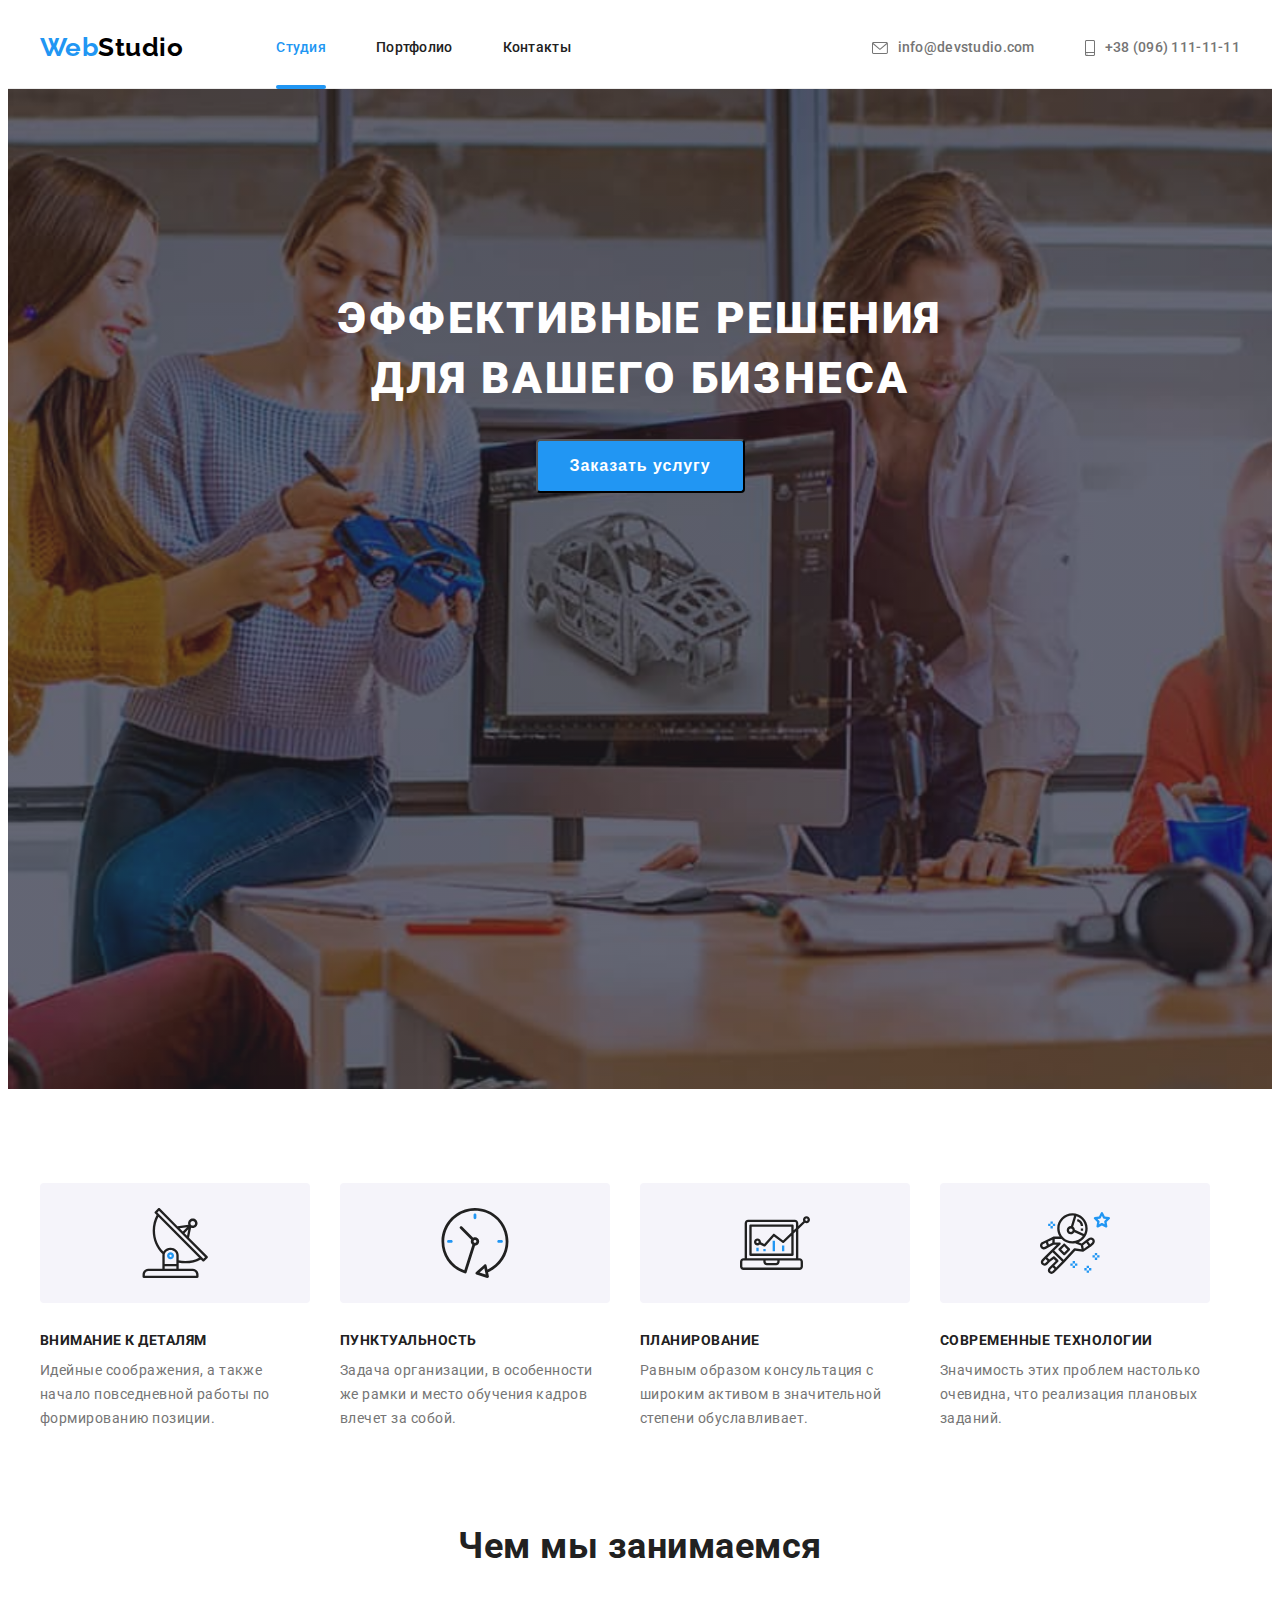
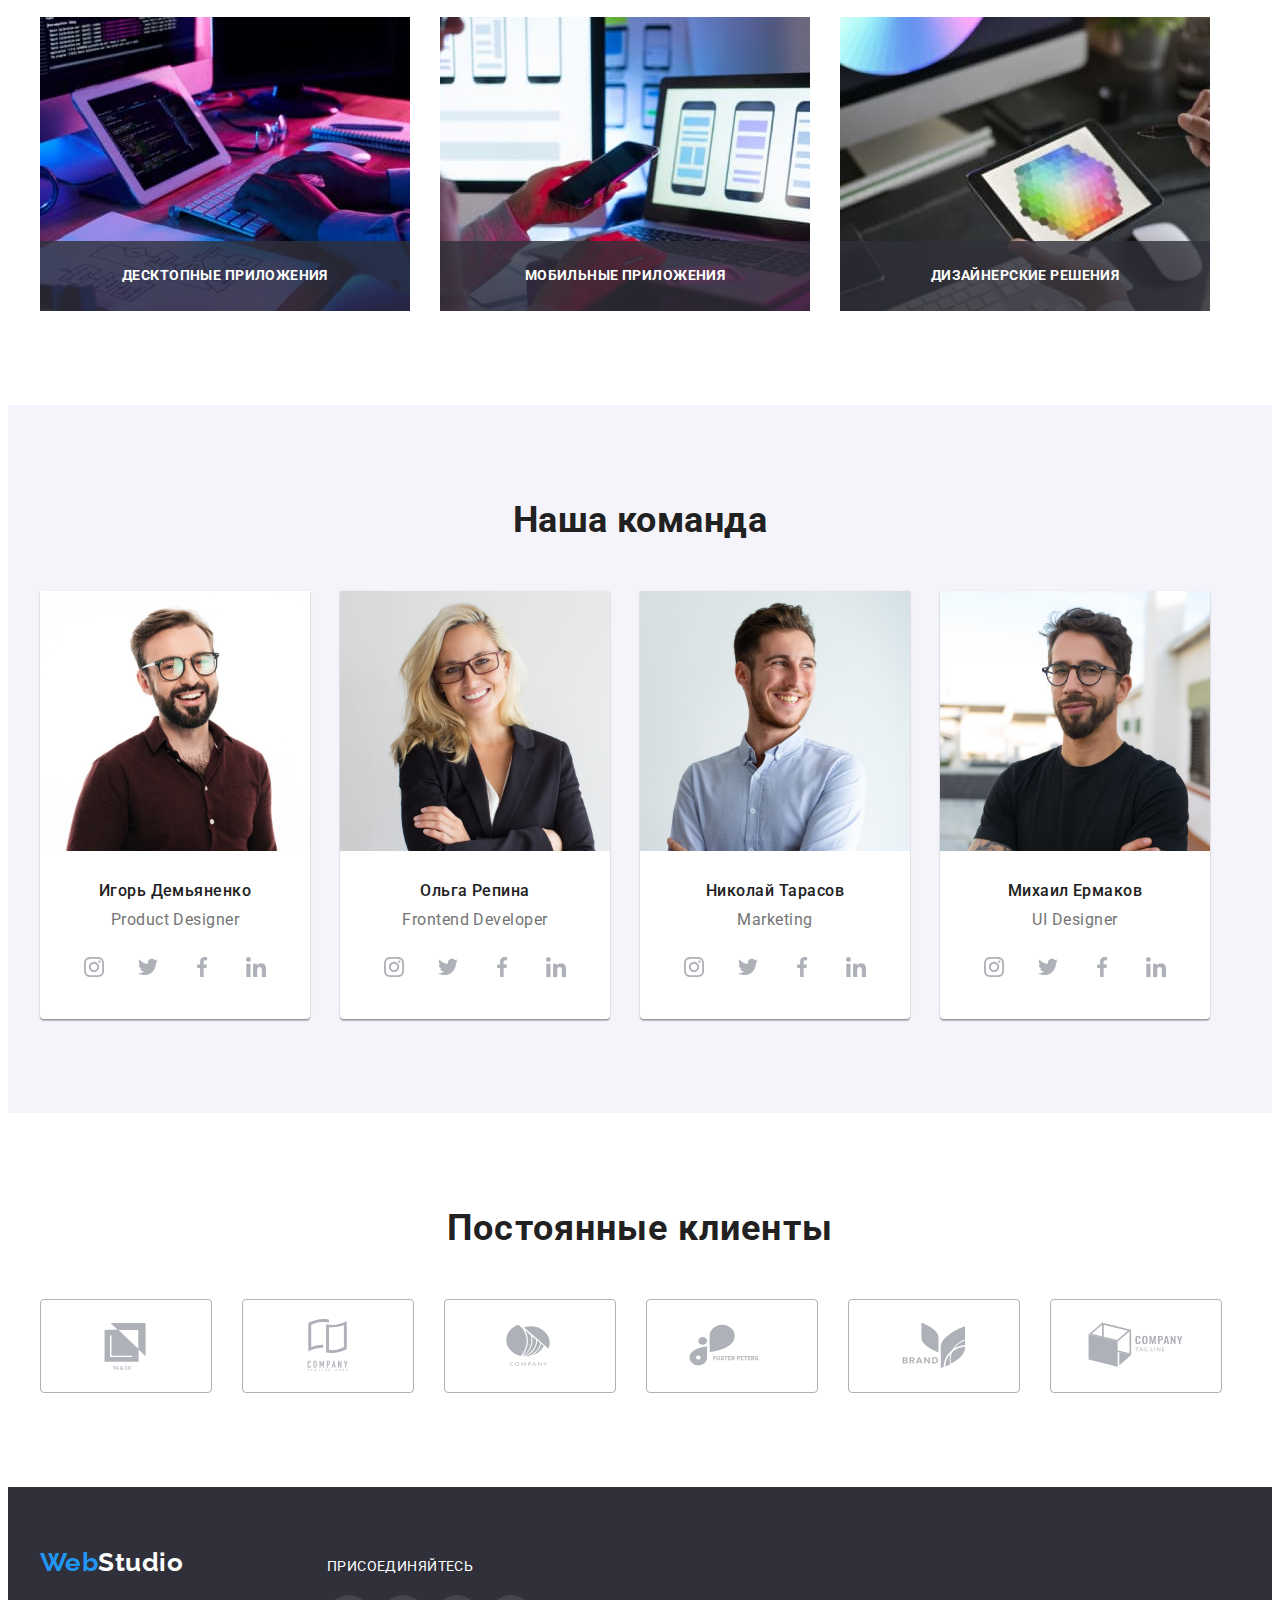
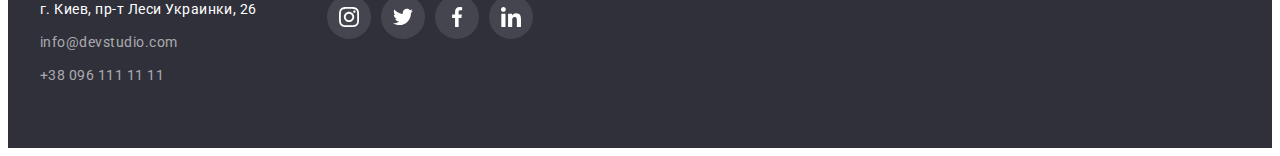
<file: index.html>
<!DOCTYPE html>
<html lang="ru">
<head>
    <meta charset="UTF-8">
    <meta http-equiv="X-UA-Compatible" content="IE=edge">
    <meta name="viewport" content="width=device-width, initial-scale=1.0">
    <title>Document</title>
    <link rel="preconnect" href="https://fonts.googleapis.com">
    <link rel="preconnect" href="https://fonts.gstatic.com" crossorigin>
    <link href="https://fonts.googleapis.com/css2?family=Raleway:wght@700&family=Roboto:wght@400;500;700;900&display=swap" rel="stylesheet">
    <link rel="stylesheet" href="https://cdnjs.cloudflare.com/ajax/libs/modern-normalize/1.1.0/modern-normalize.min.css" integrity="sha512-wpPYUAdjBVSE4KJnH1VR1HeZfpl1ub8YT/NKx4PuQ5NmX2tKuGu6U/JRp5y+Y8XG2tV+wKQpNHVUX03MfMFn9Q==" crossorigin="anonymous" referrerpolicy="no-referrer"/>
    <link rel="stylesheet" href="./css/styles.css">
</head>
<body>
    <!--Шапка-->
    <header class="page-header">
        <div class="conteiner nav">
            <nav class="nav">
                <a href="./index.html" class="logo header"> <span class="logo-link">Web</span>Studio</a>
            
                <ul class="nav-list">
                    <li class="list nav"><a href="./index.html" class="nav-link current">Студия</a></li>
                    <li class="list nav"><a href="./portfolio.html" class="nav-link">Портфолио</a></li>
                    <li class="list nav"><a href="./kontaks.html" class="nav-link">Контакты</a></li>
                </ul>
            </nav>
            
            <ul class="contacts list">
                <li class="list"><a href="mailto:info@devstudio.com" class="adress-contacts"><svg class="contacts-icon" width="16" height="12"><use href="./images/icons.svg#icon-envelope"></use></svg>info@devstudio.com</a></li>
                <li class="list"><a href="tel:+380961111111" class="adress-contacts"><svg class="contacts-icon" width="10" height="16"><use href="./images/icons.svg#icon-smartphone"></use></svg>+38 (096) 111-11-11</a></li>
            </ul>
        </div>
    </header>

    <main>
            <!--Герой-->
            <section class="section hero">
                    <div class="conteiner">
                    <h1 class="hero-title">Эффективные решения для вашего бизнеса</h1>
                    <button type="button" class="button-hero" data-modal-open>Заказать услугу</button>
                </div>

                <div class="backdrop is-hidden" data-modal>
                    <div class="modal">
                        <button class="button-modal" data-modal-close><svg class="modal-icon" width="18" height="18"><use href="./images/icons.svg#icon-close"></use></svg></button>
                    </div>
                </div>
            </section>
            
            <!--Особеннсти-->
            <section class="section features-section">
                <div class="conteiner features">
                    <h2 class="visually-hidden">Особенности компании</h2>
                    <ul class="feature list">
                        <li class="list">
                            <div class="icons"><svg class="features-icon" width="70" height="70"><use href="./images/icons.svg#icon-Antenna"></use></svg></div>
                            <h3 class="features-title">Внимание к деталям</h3>
                            <p class="features-item">Идейные соображения, а также начало повседневной работы по формированию позиции.</p>
                        </li>
                        <li class="list">
                            <div class="icons"><svg class="features-icon" width="70" height="70"><use href="./images/icons.svg#icon-Clock"></use></svg></div>
                            <h3 class="features-title">Пунктуальность</h3>
                            <p class="features-item">Задача организации, в особенности же рамки и место обучения кадров влечет за собой.</p>
                        </li>
                        <li class="list">
                            <div class="icons"><svg class="features-icon" width="70" height="70"><use href="./images/icons.svg#icon-Diagram"></use></svg></div>
                            <h3 class="features-title">Планирование</h3>
                            <p class="features-item">Равным образом консультация с широким активом в значительной степени обуславливает.</p>
                        </li>
                        <li class="list">
                            <div class="icons"><svg class="features-icon" width="70" height="70"><use href="./images/icons.svg#icon-Astronaut"></use></svg></div>
                            <h3 class="features-title">Современные технологии</h3>
                            <p class="features-item">Значимость этих проблем настолько очевидна, что реализация плановых заданий.</p>
                        </li>
                    </ul>
                </div>
            </section>
            
            <!--Деятельность-->
            <section class="section activity-section">
                <div class="conteiner">
                    <h2 class="activity-title">Чем мы занимаемся</h2>
                    <ul class="activity list">
                        <li class="box list"><img src="./images/box1.jpg" alt="написание кода" width="370">
                            <div class="thumb box">
                            <p class="box-item">Десктопные приложения</p>
                            </div>
                        </li>
                        <li class="box list"><img src="./images/box2.jpg" alt="варианты документов для смартфона" width="370">
                            <div class="thumb box">
                                <p class="box-item">Мобильные приложения</p>
                            </div>
                        </li>
                        <li class="box list"><img src="./images/box3.jpg" alt="пиксельность дисплея планшета" width="370">
                            <div class="thumb box">
                                <p class="box-item">Дизайнерские решения</p>
                            </div>
                        </li>
                    </ul>
                </div>
            </section>
            
            <!--Команда-->
            <section class="team">
                <div class="conteiner team">
                    <h2 class="team-title">Наша команда</h2>
                    <ul class="team list">
                        <li class="list">
                            <img src="./images/Igor.jpg" alt="Игорь" width="270">
                            <div class="team-content">
                                <h3 class="list-title">Игорь Демьяненко</h3>
                                <p class="list-text">Product Designer</p>
                                <ul class="team-social-links">
                                    <li class="social links">
                                        <a href="#" class="social-links"><svg class="team-icons" width="20" height="20"><use href="./images/icons.svg#icon-Instagram"></use></svg></a>
                                    </li>
                                    <li class="social links">
                                        <a href="#" class="social-links"><svg class="team-icons" width="20" height="20"><use href="./images/icons.svg#icon-Twitter"></use></svg></a>
                                    </li>
                                    <li class="social links">
                                        <a href="#" class="social-links"><svg class="team-icons" width="20" height="20"><use href="./images/icons.svg#icon-Facebook"></use></svg></a>
                                    </li>
                                    <li class="social links">
                                        <a href="#" class="social-links"><svg class="team-icons" width="20" height="20"><use href="./images/icons.svg#icon-Llinkedin"></use></svg></a>
                                    </li>
                                </ul>
                            </div>
                        </li>
                        <li class="list">
                            <img src="./images/Olga.jpg" alt="Ольга" width="270">
                            <div class="team-content">
                                <h3 class="list-title">Ольга Репина</h3>
                                <p class="list-text">Frontend Developer</p>
                                <ul class="team-social-links">
                                    <li class="social links">
                                        <a href="#" class="social-links"><svg class="team-icons" width="20" height="20"><use href="./images/icons.svg#icon-Instagram"></use></svg></a>
                                    </li>
                                    <li class="social links">
                                        <a href="#" class="social-links"><svg class="team-icons" width="20" height="20"><use href="./images/icons.svg#icon-Twitter"></use></svg></a>
                                    </li>
                                    <li class="social links">
                                        <a href="#" class="social-links"><svg class="team-icons" width="20" height="20"><use href="./images/icons.svg#icon-Facebook"></use></svg></a>
                                    </li>
                                    <li class="social links">
                                        <a href="#" class="social-links"><svg class="team-icons" width="20" height="20"><use href="./images/icons.svg#icon-Llinkedin"></use></svg></a>
                                    </li>
                                </ul>
                            </div>
                        </li>
                        <li class="list">
                            <img src="./images/Nik.jpg" alt="Николай" width="270">
                            <div class="team-content">
                                <h3 class="list-title">Николай Тарасов</h3>
                                <p class="list-text">Marketing</p>
                                <ul class="team-social-links">
                                    <li class="social links">
                                        <a href="#" class="social-links"><svg class="team-icons" width="20" height="20"><use href="./images/icons.svg#icon-Instagram"></use></svg></a>
                                    </li>
                                    <li class="social links">
                                        <a href="#" class="social-links"><svg class="team-icons" width="20" height="20"><use href="./images/icons.svg#icon-Twitter"></use></svg></a>
                                    </li>
                                    <li class="social links">
                                        <a href="#" class="social-links"><svg class="team-icons" width="20" height="20"><use href="./images/icons.svg#icon-Facebook"></use></svg></a>
                                    </li>
                                    <li class="social links">
                                        <a href="#" class="social-links"><svg class="team-icons" width="20" height="20"><use href="./images/icons.svg#icon-Llinkedin"></use></svg></a>
                                    </li>
                                </ul>
                            </div>
                        </li>
                        <li class="list">
                            <img src="./images/Mihail.jpg" alt="Михаил" width="270">
                            <div class="team-content">
                                <h3 class="list-title">Михаил Ермаков</h3>
                                <p class="list-text">UI Designer</p>
                                <ul class="team-social-links">
                                    <li class="social links">
                                        <a href="#" class="social-links"><svg class="team-icons" width="20" height="20"><use href="./images/icons.svg#icon-Instagram"></use></svg></a>
                                    </li>
                                    <li class="social links">
                                        <a href="#" class="social-links"><svg class="team-icons" width="20" height="20"><use href="./images/icons.svg#icon-Twitter"></use></svg></a>
                                    </li>
                                    <li class="social links">
                                        <a href="#" class="social-links"><svg class="team-icons" width="20" height="20"><use href="./images/icons.svg#icon-Facebook"></use></svg></a>
                                    </li>
                                    <li class="social links">
                                        <a href="#" class="social-links"><svg class="team-icons" width="20" height="20"><use href="./images/icons.svg#icon-Llinkedin"></use></svg></a>
                                    </li>
                                </ul>
                            </div>
                        </li>
                    </ul>
                </div>
            </section>

            <section class="section">
                <div class="conteiner clients">
                    <h2 class="clients-title">Постоянные клиенты</h2>
                    <ul class="our-clients">
                        <li class="clients list"><a href="#" class="clients-link"><svg class="clients-icon" width="160" height="60"><use href="./images/icons.svg#icon-Logo-1"></use></svg></a></li>
                        <li class="clients list"><a href="#" class="clients-link"><svg class="clients-icon" width="160" height="60"><use href="./images/icons.svg#icon-Logo-2"></use></svg></a></li>
                        <li class="clients list"><a href="#" class="clients-link"><svg class="clients-icon" width="160" height="60"><use href="./images/icons.svg#icon-Logo-3"></use></svg></a></li>
                        <li class="clients list"><a href="#" class="clients-link"><svg class="clients-icon" width="160" height="60"><use href="./images/icons.svg#icon-Logo-4"></use></svg></a></li>
                        <li class="clients list"><a href="#" class="clients-link"><svg class="clients-icon" width="160" height="60"><use href="./images/icons.svg#icon-Logo-5"></use></svg></a></li>
                        <li class="clients list"><a href="#" class="clients-link"><svg class="clients-icon" width="160" height="60"><use href="./images/icons.svg#icon-Logo-6"></use></svg></a></li>
                    </ul>
                </div>
            </section>

    </main>

    <!--футер-->
    <footer class="footer">
        <div class="footer conteiner">
            <div class="conteiner-footer">
                <a href="./index.html" class="logo footer"> <span class="logo-link">Web</span>Studio</a>
                <address class="address">
                    <p class="location">г. Киев, пр-т Леси Украинки, 26</p>
                    <ul class="footer-list">
                        <li class="list"><a href="mailto:info@devstudio.com" class="contacts-list footer">info@devstudio.com</a>
                        </li>
                        <li class="list"><a href="tel:+380961111111" class="contacts-list footer">+38 096 111 11 11</a></li>
                    </ul>
                </address>
            </div>
            
            <div class="footer-social">
                <p class="social-title">Присоединяйтесь</p>
                <ul class="footer-links">
                    <li class="social-item">
                        <a href="#" class="footer-social-links"><svg class="footer-icons" width="20" height="20">
                                <use href="./images/icons.svg#icon-Instagram"></use>
                            </svg></a>
                    </li>
                    <li class="social-item">
                        <a href="#" class="footer-social-links"><svg class="footer-icons" width="20" height="20">
                                <use href="./images/icons.svg#icon-Twitter"></use>
                            </svg></a>
                    </li>
                    <li class="social-item">
                        <a href="#" class="footer-social-links"><svg class="footer-icons" width="20" height="20">
                                <use href="./images/icons.svg#icon-Facebook"></use>
                            </svg></a>
                    </li>
                    <li class="social-item">
                        <a href="#" class="footer-social-links"><svg class="footer-icons" width="20" height="20">
                                <use href="./images/icons.svg#icon-Llinkedin"></use>
                            </svg></a>
                    </li>
                </ul>
            </div>
        </div>
    </footer>

    <script src="./js/modal.js"></script>
</body>
</html>
</file>
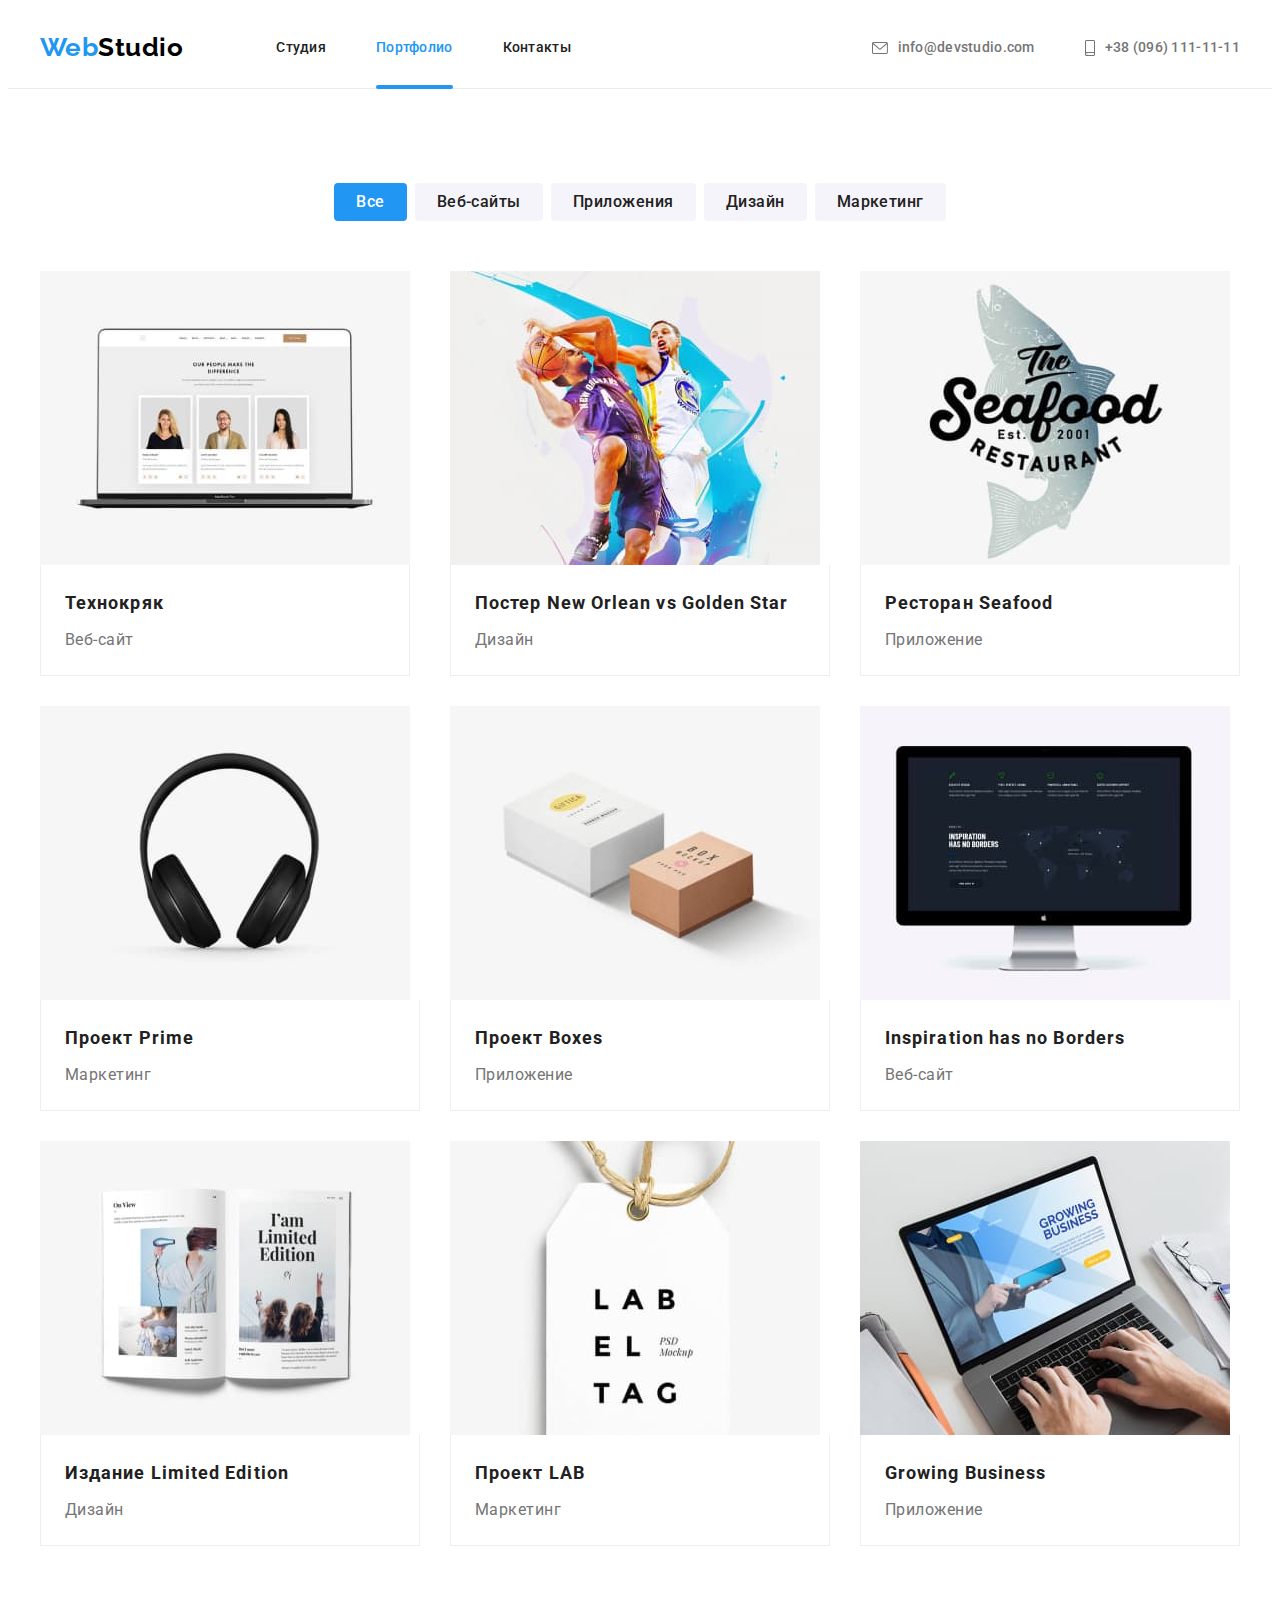
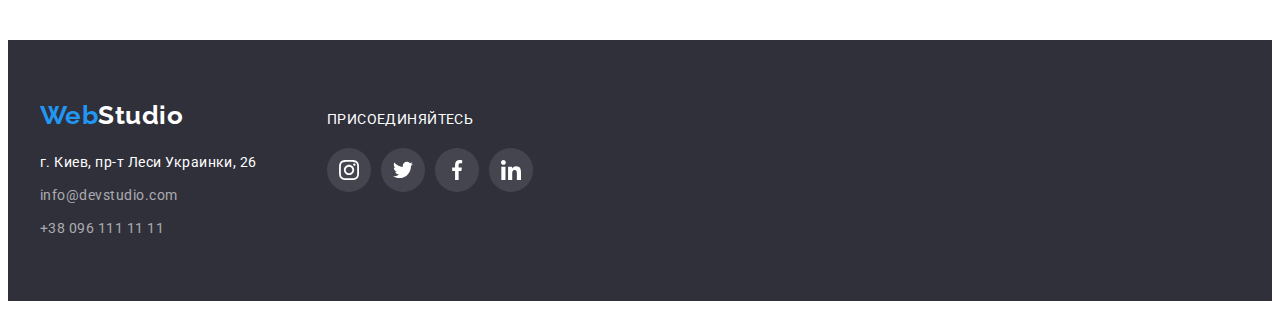
<file: portfolio.html>
<!DOCTYPE html>
<html lang="ru">
<head>
    <meta charset="UTF-8">
    <meta http-equiv="X-UA-Compatible" content="IE=edge">
    <meta name="viewport" content="width=device-width, initial-scale=1.0">
    <title>Document</title>
    <link rel="preconnect" href="https://fonts.googleapis.com">
    <link rel="preconnect" href="https://fonts.gstatic.com" crossorigin>
    <link href="https://fonts.googleapis.com/css2?family=Raleway:wght@700&family=Roboto:wght@400;500;700;900&display=swap" rel="stylesheet">
    <link rel="stylesheet" href="https://cdnjs.cloudflare.com/ajax/libs/modern-normalize/1.1.0/modern-normalize.min.css" integrity="sha512-wpPYUAdjBVSE4KJnH1VR1HeZfpl1ub8YT/NKx4PuQ5NmX2tKuGu6U/JRp5y+Y8XG2tV+wKQpNHVUX03MfMFn9Q==" crossorigin="anonymous" referrerpolicy="no-referrer" />
    <link rel="stylesheet" href="./css/styles.css"> 
</head>
<body>
    
    <!-- Шапка -->
    <header class="page-header">
        <div class="conteiner nav">
            <nav class="nav">
                <a href="./index.html" class="logo header"> <span class="logo-link">Web</span>Studio</a>
    
                <ul class="nav-list">
                    <li class="list nav"><a href="./index.html" class="nav-link ">Студия</a></li>
                    <li class="list nav"><a href="./portfolio.html" class="nav-link current">Портфолио</a></li>
                    <li class="list nav"><a href="./kontaks.html" class="nav-link">Контакты</a></li>
                </ul>
            </nav>
    
            <ul class="contacts list">
                <li class="list"><a href="mailto:info@devstudio.com" class="adress-contacts"><svg class="contacts-icon" width="16" height="12"><use href="./images/icons.svg#icon-envelope"></use></svg>info@devstudio.com</a></li>
                <li class="list"><a href="tel:+380961111111" class="adress-contacts"><svg class="contacts-icon" width="10" height="16"><use href="./images/icons.svg#icon-smartphone"></use></svg>+38 (096) 111-11-11</a></li>
            </ul>
        </div>
    </header>
    
    <!-- Мэйн -->
    <main>
        <section class="section">
            <div class="conteiner">
                <h1 class="visually-hidden">Портфолио</h1>
                <ul class="filtr-buttons">
                    <li class="list"><button type="button" class="button primary">Все</button></li>
                    <li class="list"><button type="button" class="button">Веб-сайты</button></li>
                    <li class="list"><button type="button" class="button">Приложения</button></li>
                    <li class="list"><button type="button" class="button">Дизайн</button></li>
                    <li class="list"><button type="button" class="button">Маркетинг</button></li>
                </ul>
                
                <ul class="portfolio">
                    <li class="portfolio list">
                        <a href="#" class="portfolio-link">
                            <div class="portfolio-overlay">
                                <img src="./images/web.jpg" alt="страница с сотрудниками" width="370" class="picture">
                                <div class="overlay-text"><p class="overlay-item">Технокряк это современная площадка распространения коронавируса. Компании используют эту
                                    платформу для цифрового шпионажа и атак на защищённые сервера конкурентов.</p>
                                </div>
                            </div>
                            <div class="card-content">
                                <h2 class="item-title">Технокряк</h2>
                                <p class="item-text">Веб-сайт</p>
                            </div>
                        </a>
                    </li>
                    <li class="list">
                        <a href="#" class="portfolio-link">
                            <div class="portfolio-overlay">
                                <img src="./images/design.jpg" alt="постер с двумя баскетболистами" width="370" class="picture">
                                <div class="overlay-text">
                                    <p class="overlay-item">Технокряк это современная площадка распространения коронавируса. Компании используют эту
                                        платформу для цифрового шпионажа и атак на защищённые сервера конкурентов.</p>
                                </div>
                            </div>
                            <div class="card-content">
                                <h2 class="item-title">Постер New Orlean vs Golden Star</h2>
                                <p class="item-text">Дизайн</p>
                            </div>
                        </a>
                    </li>
                    <li class="list">
                        <a href="#" class="portfolio-link">
                            <div class="portfolio-overlay">
                                <img src="./images/app.jpg" alt="логотип ресторана" width="370" class="picture">
                                <div class="overlay-text">
                                    <p class="overlay-item">Технокряк это современная площадка распространения коронавируса. Компании используют эту
                                        платформу для цифрового шпионажа и атак на защищённые сервера конкурентов.</p>
                                </div>
                            </div>
                            <div class="card-content">
                                <h2 class="item-title">Ресторан Seafood</h2>
                                <p class="item-text">Приложение</p>
                            </div>
                        </a>
                    </li>
                    <li class="list">
                        <a href="#" class="portfolio-link">
                            <div class="portfolio-overlay">
                                <img src="./images/marketing.jpg" alt="наушники" width="370" class="picture">
                                <div class="overlay-text">
                                    <p class="overlay-item">Технокряк это современная площадка распространения коронавируса. Компании используют эту
                                        платформу для цифрового шпионажа и атак на защищённые сервера конкурентов.</p>
                                </div>
                            </div>
                            <div class="card-content">
                                <h2 class="item-title">Проект Prime</h2>
                                <p class="item-text">Маркетинг</p>
                            </div>
                        </a>
                    </li>
                    <li class="list">
                        <a href="#" class="portfolio-link">
                            <div class="portfolio-overlay">
                                <img src="./images/app-box.jpg" alt="две коробочки" width="370" class="picture">
                                <div class="overlay-text">
                                    <p class="overlay-item">Технокряк это современная площадка распространения коронавируса. Компании используют эту
                                        платформу для цифрового шпионажа и атак на защищённые сервера конкурентов.</p>
                                </div>
                            </div>
                            <div class="card-content">
                                <h2 class="item-title">Проект Boxes</h2>
                                <p class="item-text">Приложение</p>
                            </div>
                        </a>
                    </li>
                    <li class="list">
                        <a href="#" class="portfolio-link">
                            <div class="portfolio-overlay">
                                <img src="./images/website.jpg" alt="страничка вебсайта" width="370" class="picture">
                                <div class="overlay-text">
                                    <p class="overlay-item">Технокряк это современная площадка распространения коронавируса. Компании используют эту
                                        платформу для цифрового шпионажа и атак на защищённые сервера конкурентов.</p>
                                </div>
                            </div>
                            <div class="card-content">
                                <h2 class="item-title">Inspiration has no Borders</h2>
                                <p class="item-text">Веб-сайт</p>
                            </div>
                        </a>
                    </li>
                    <li class="list">
                        <a href="#" class="portfolio-link">
                            <div class="portfolio-overlay">
                                <img src="./images/limited.jpg" alt="журнал Limited Edition" width="370" class="picture">
                                <div class="overlay-text">
                                    <p class="overlay-item">Технокряк это современная площадка распространения коронавируса. Компании используют эту
                                        платформу для цифрового шпионажа и атак на защищённые сервера конкурентов.</p>
                                </div>
                            </div>
                            <div class="card-content">
                                <h2 class="item-title">Издание Limited Edition</h2>
                                <p class="item-text">Дизайн</p>
                            </div>
                        </a>
                    </li>
                    <li class="list">
                        <a href="#" class="portfolio-link">
                            <div class="portfolio-overlay">
                                <img src="./images/lab.jpg" alt="бирка с названием проекта" width="370" class="picture">
                                <div class="overlay-text">
                                    <p class="overlay-item">Технокряк это современная площадка распространения коронавируса. Компании используют эту
                                        платформу для цифрового шпионажа и атак на защищённые сервера конкурентов.</p>
                                </div>
                            </div>
                            <div class="card-content">
                                <h2 class="item-title">Проект LAB</h2>
                                <p class="item-text">Маркетинг</p>
                            </div>
                        </a>
                    </li>
                    <li class="list">
                        <a href="#" class="portfolio-link">
                            <div class="portfolio-overlay">
                                <img src="./images/growing.jpg" alt="приложение для ноутбука, планшета" width="370" class="picture">
                                <div class="overlay-text">
                                    <p class="overlay-item">Технокряк это современная площадка распространения коронавируса. Компании используют эту
                                        платформу для цифрового шпионажа и атак на защищённые сервера конкурентов.</p>
                                </div>
                            </div>
                            <div class="card-content">
                                <h2 class="item-title">Growing Business</h2>
                                <p class="item-text">Приложение</p>
                            </div>
                        </a>
                    </li>
                </ul>
            </div>
        </section>
    </main>
    
    <!--футер-->
    <footer class="footer">
        <div class="footer conteiner">
            <div class="conteiner-footer">
                <a href="./index.html" class="logo footer"> <span class="logo-link">Web</span>Studio</a>
                <address class="address">
                    <p class="location">г. Киев, пр-т Леси Украинки, 26</p>
                    <ul class="footer-list">
                        <li class="list"><a href="mailto:info@devstudio.com"
                                class="contacts-list footer">info@devstudio.com</a>
                        </li>
                        <li class="list"><a href="tel:+380961111111" class="contacts-list footer">+38 096 111 11 11</a></li>
                    </ul>
                </address>
            </div>
    
            <div class="footer-social">
                <p class="social-title">Присоединяйтесь</p>
                <ul class="footer-links">
                    <li class="social-item">
                        <a href="#" class="footer-social-links"><svg class="footer-icons" width="20" height="20">
                                <use href="./images/icons.svg#icon-Instagram"></use>
                            </svg></a>
                    </li>
                    <li class="social-item">
                        <a href="#" class="footer-social-links"><svg class="footer-icons" width="20" height="20">
                                <use href="./images/icons.svg#icon-Twitter"></use>
                            </svg></a>
                    </li>
                    <li class="social-item">
                        <a href="#" class="footer-social-links"><svg class="footer-icons" width="20" height="20">
                                <use href="./images/icons.svg#icon-Facebook"></use>
                            </svg></a>
                    </li>
                    <li class="social-item">
                        <a href="#" class="footer-social-links"><svg class="footer-icons" width="20" height="20">
                                <use href="./images/icons.svg#icon-Llinkedin"></use>
                            </svg></a>
                    </li>
                </ul>
            </div>
        </div>
    </footer>
    
</body>
</html>
</file>
<file: css/styles.css>
:root {
  --primary-color: #212121;
  --secondary-text-color: #757575;
  --accent-color: #2196f3;
  --background-color: #2f303a;
  --primary-white-color: #ffffff;
  --secondery-background-color: #f5f4fa;
  --bg-color: #eeeeee;
  --color-icons: #afb1b8;
}
/* Шапка */
body {
  color: var(--primary-color);
  background-color: var(--primary-white-color);
  font-family: "Roboto", sans-serif;
  letter-spacing: 0.03em;
}

.conteiner {
  width: 1200px;
  padding-right: 15px;
  padding-left: 15px;
  margin-right: auto;
  margin-left: auto;
}

.section {
  padding-top: 94px;
  padding-bottom: 94px;
}

/* Оптимизация */
a.p,
p {
  color: var(--secondary-text-color);
}

a {
  text-decoration: none;
  cursor: pointer;
}

.list {
  padding: 0;
  margin: 0;
  list-style: none;
}

.visually-hidden {
  position: absolute;
  width: 1px;
  height: 1px;
  margin: -1px;
  border: 0;
  padding: 0;

  white-space: nowrap;
  clip-path: inset(100%);
  clip: rect(0 0 0 0);
  overflow: hidden;
}

img {
  display: block;
  max-width: 100%;
  height: auto;
}

/* Heder */
header {
  background-color: var(--primary-white-color);
}

.page-header {
  border-bottom: 1px solid #ececec;
}

span.logo-link {
  color: var(--accent-color);
}

.logo.header {
  padding-top: 24px;
  padding-bottom: 25px;
  color: #000;
  font-family: "Raleway", sans-serif;
  font-weight: 700;
  font-size: 26px;
  line-height: 1.19;
}

/* Nav */
.conteiner.nav {
  display: flex;
  align-items: center;
}

.nav {
  display: flex;
}

.nav-list {
  display: flex;
  padding: 0;
  margin: 0 0 0 93px;
}

.nav-list .list.nav + .list.nav {
  margin-left: 50px;
}

.nav-link {
  transition-property: color;
  transition-duration: 250ms;
  transition-timing-function: cubic-bezier(0.4, 0, 0.2, 1);

  display: block;
  padding-top: 32px;
  padding-bottom: 32px;
  color: var(--primary-color);
  font-weight: 500;
  font-size: 14px;
  line-height: 1.14;
  letter-spacing: 0.02em;
}

.nav-link:hover,
.nav-link:focus {
  color: var(--accent-color);
}

.nav-link.current {
  color: var(--accent-color);
}

.list.nav {
  position: relative;
}

.current::after {
  content: "";
  position: absolute;

  bottom: -1.5px;
  left: 0;
  width: 100%;
  height: 4px;

  border-radius: 2px;
  background-color: var(--accent-color);
  }

/* contacts */
.contacts.list {
  display: flex;
  margin-left: auto;
}

.contacts.list .list + .list {
  margin-left: 50px;
}
.adress-contacts {
  transition-property: color;
  transition-duration: 250ms;
  transition-timing-function: cubic-bezier(0.4, 0, 0.2, 1);

  display: flex;
  align-items: center;
  padding-top: 32px;
  padding-bottom: 32px;

  color: var(--secondary-text-color);
  font-weight: 500;
  font-size: 14px;
  line-height: 1.14;
  letter-spacing: 0.02em;
}

.adress-contacts:hover,
.adress-contacts:focus {
  color: var(--accent-color);
}

.contacts-icon {
  transition-property: color,fill;
  transition-duration: 250ms;
  transition-timing-function: cubic-bezier(0.4, 0, 0.2, 1);
  
  fill: var(--secondary-text-color);
  margin-right: 10px;
}

.contacts .adress-contacts:hover .contacts-icon,
.contacts .adress-contacts:focus .contacts-icon {
  fill: var(--accent-color);
}

/* Hero */
.hero {
  text-align: center;
  color: var(--primary-white-color);
  background-color: var(--background-color);
}

.section.hero {
  padding-top: 200px;
  padding-bottom: 200px;
  max-width: 1600px;
  min-height: 600px;
  margin-left: auto;
  margin-right: auto;

  background-image: linear-gradient(
      rgba(47, 48, 58, 0.4),
      rgba(47, 48, 58, 0.4)
    ),
    url("../images/Team.jpg");
  background-position: center;
  background-repeat: no-repeat;
  background-size: cover;
}

.hero-title {
  margin: 0 auto 30px auto;
  max-width: 696px;
  font-weight: 900;
  font-size: 44px;
  line-height: 1.36;
  letter-spacing: 0.06em;
}

.hero-title,
.features-title {
  text-transform: uppercase;
}

.button-hero {
  transition: background-color 250ms cubic-bezier(0.4, 0, 0.2, 1);
  border-radius: 4px;
  display: inline-block;
  padding: 10px 32px;
  min-width: 200px;
  text-align: center;
  color: var(--primary-white-color);
  cursor: pointer;
  
  font-weight: 700;
  font-size: 16px;
  line-height: 1.88;
  letter-spacing: 0.06em;
  background-color: var(--accent-color);
}

.button-hero:hover,
.button-hero:focus {
  background-color: #188ce8;
}

/* Модальное окно */
.backdrop {
  position: fixed;
  transition: opacity 250ms cubic-bezier(0.4, 0, 0.2, 1);
  width: 100%;
  height: 100%;
  top: 0;
  left: 0;
  background-color: rgba(0, 0, 0, 0.2);

  opacity: 1;
  z-index: 1;
}

.backdrop.is-hidden {
  opacity: 0;
  pointer-events: none;
}

.backdrop.is-hidden .modal {
  transform: translate(-50%, -50%) scale(0.6);
}

.modal {
  position: absolute;
  top: 50%;
  left: 50%;
  transform: translate(-50%, -50%) scale(1);
  transition: transform 250ms cubic-bezier(0.4, 0, 0.2, 1);

  width: 528px;
  height: 581px;

  background-color: var(--primary-white-color);
}

.button-modal {
  display: flex;
  justify-content: center;
  align-items: center;
  width: 30px;
  height: 30px;
  cursor: pointer;

  padding: 0;
  margin-left: auto;
  margin-top: 8px;
  margin-right: 8px;
  

  background-color: var(--primary-white-color);
  border: 1px solid rgba(0, 0, 0, 0.1);
  border-radius: 50%;
}

/* Button */
.filtr-buttons {
  display: flex;
  justify-content: center;
  padding: 0;
  margin-top: 0px;
  margin-bottom: 50px;
}

.filtr-buttons .list {
  margin-right: 8px;
}

.filtr-buttons .list:nth-child(5) {
  margin-right: 0;
}

.button {
  transition-property: color,background-color,box-shadow;
  transition-duration: 250ms;
  transition-timing-function: cubic-bezier(0.4, 0, 0.2, 1);

  padding: 6px 22px;
  color: var(--primary-color);
  background-color: var(--secondery-background-color);
  cursor: pointer;
  font-weight: 500;
  font-size: 16px;
  line-height: 1.63;
  letter-spacing: 0.03em;
  border: none;
  border-radius: 4px;
  font-family: inherit;
}

.button.primary {
  color: var(--primary-white-color);
  background-color: var(--accent-color);
}

.button:hover,
.button:focus {
  color: var(--primary-white-color);
  background-color: var(--accent-color);
  box-shadow: 0px 3px 1px rgba(0, 0, 0, 0.1), 0px 1px 2px rgba(0, 0, 0, 0.08),
    0px 2px 2px rgba(0, 0, 0, 0.12);
}

/* Features */
.feature.list {
  display: flex;
  flex-wrap: wrap;
}

.feature.list .list {
  width: 270px;
  margin-right: 30px;
}

.feature.list .list:nth-child(4n) {
  margin-right: 0;
}

.icons {
  display: flex;
  align-items: center;
  justify-content: center;
  width: 270px;
  height: 120px;
  margin-bottom: 30px;

  background-color: var(--secondery-background-color);
  border-radius: 4px;
}

.features-title {
  margin-top: 0;
  margin-bottom: 10px;
  font-weight: 700;
  font-size: 14px;
  line-height: 1.14;
}

.features-item {
  margin-top: 0;
  margin-bottom: 0;
  font-size: 14px;
  line-height: 1.71;
}

/* Activity */
.activity-section {
  padding-top: 0;
  z-index: 1;
}

.activity-title {
  margin-top: 0;
  margin-bottom: 50px;
  font-size: 36px;
  line-height: 1.17;
  text-align: center;
}

.box.list {
  position: relative;
  display: block;
}

.thumb {
  position: absolute;

  display: flex;
  left: 0;
  bottom: 0;
  justify-content: center;
  align-items: center;
  width: 370px;
  height: 70px;

  background-color: rgba(47, 48, 58, 0.8);
}

.box-item {
  padding: 0;
  margin: 0;
  font-weight: 700;
  font-size: 14px;
  line-height: 1.14;
  letter-spacing: 0.03em;
  text-transform: uppercase;
  color: var(--primary-white-color);
}

.activity.list {
  display: flex;
}

.activity.list .list {
  margin-right: 30px;
}

.activity.list .list:nth-child(3n) {
  margin-right: 0;
}

/* Team */
.team {
  background-color: var(--secondery-background-color);
  padding-top: 94px;
  padding-bottom: 94px;
}

.conteiner.team {
  padding: 0 15px;
}

.team.list {
  padding: 0;
  display: flex;
  text-align: center;
}

.team.list .list {
  background-color: var(--primary-white-color);
  box-shadow: 0px 1px 3px rgba(0, 0, 0, 0.12), 0px 1px 1px rgba(0, 0, 0, 0.14),
    0px 2px 1px rgba(0, 0, 0, 0.2);
  border-radius: 0px 0px 4px 4px;
}

.team.list .list + .list {
  margin-left: 30px;
}

.team-title {
  margin-top: 0;
  margin-bottom: 50px;
  font-size: 36px;
  line-height: 1.17;
  text-align: center;
}

.list-title {
  margin-top: 0;
  margin-bottom: 10px;
  font-weight: 500;
  font-size: 16px;
  line-height: 1.19;
}

.list-text {
  margin-top: 0;
  margin-bottom: 16px;
  font-size: 16px;
  line-height: 1.19;
}

.team-content {
  padding: 30px 32px;
}

.team-social-links {
  display: flex;
  list-style: none;
  padding: 0;
}

.team-social-links .links + .links {
  margin-left: 10px;
}

.social-links {
  transition-property: background-color;
  transition-duration: 250ms;
  transition-timing-function: cubic-bezier(0.4, 0, 0.2, 1);
  
  display: flex;
  justify-content: center;
  align-items: center;
  width: 44px;
  height: 44px;

  border-radius: 50%;
}

.team-icons {
  transition-property: fill,background-color;
  transition-duration: 250ms;
  transition-timing-function: cubic-bezier(0.4, 0, 0.2, 1);

  fill: var(--color-icons);
}

.social-links:hover,
.social-links:focus {
  background-color: var(--accent-color);
}

.social-links:hover .team-icons,
.social-links:focus .team-icons {
  fill: var(--primary-white-color);
}

/* portfolio */
.portfolio {
  padding: 0;
  margin: 0;

  display: flex;
  flex-wrap: wrap;
  margin-right: -30px;
  margin-bottom: -30px;
}

.portfolio-link {
  transition-property: box-shadow;
  transition-duration: 250ms;
  transition-timing-function: cubic-bezier(0.4, 0, 0.2, 1);
  
  display: block;
}

.portfolio-overlay {
  position: relative;
  overflow: hidden;
}

.portfolio-overlay::before {
  position: absolute;
  content: "";
  width: 100%;
  height: 100%;
  left: 0;
  top: 0;
}

.overlay-text {
  transform: translateY(100%);
  transition-duration: 250ms;
  transition-timing-function: cubic-bezier(0.4, 0, 0.2, 1);
  position: absolute;
  content: "";

  width: 100%;
  height: 100%;
  left: 0;
  top: 0;
  
  background-color: rgba(33, 150, 243, 0.9);
  opacity: 0;
}

.overlay-item {
  padding: 63px 24px;
  margin: 0;
  font-size: 18px;
  line-height: 1.56;
  letter-spacing: 0.03em;
  color: var(--primary-white-color);
}

.portfolio-link:hover,
.portfolio-link:focus {
  box-shadow: 0px 1px 1px rgba(0, 0, 0, 0.12), 0px 4px 4px rgba(0, 0, 0, 0.06),
    1px 4px 6px rgba(0, 0, 0, 0.16);
}

.portfolio-link:hover .overlay-text {
  transform: translateY(0);
  opacity: 1;
}

.portfolio > .list {
  width: calc(100% / 3 - 30px);
  margin-right: 30px;
  margin-bottom: 30px;
}

.card-content {
  padding: 20px 24px;
  border-right: 1px solid var(--bg-color);
  border-bottom: 1px solid var(--bg-color);
  border-left: 1px solid var(--bg-color);
}

.item-title {
  margin: 0;
  margin-bottom: 4px;
  color: var(--primary-color);
  font-size: 18px;
  line-height: 2;
  letter-spacing: 0.06em;
}

.item-text {
  margin: 0;
  font-size: 16px;
  line-height: 1.88;
}

/* Our clients */
.conteiner.clients {
  text-align: center;
}

.our-clients .list + .list {
  margin-left: 30px;
}

.our-clients {
  display: flex;
  align-items: center;
  padding: 0;
  margin: 0;
}

.clients-title {
  margin-top: 0;
  margin-bottom: 50px;
  font-size: 36px;
  line-height: 1.17;
  text-align: center;
  letter-spacing: 0.03em;
}

.clients-link {
  transition-property: border-color;
  transition-duration: 250ms;
  transition-timing-function: cubic-bezier(0.4, 0, 0.2, 1);

  display: flex;
  align-items: center;
  justify-content: center;
  width: 170px;
  height: 92px;

  border: 1px solid var(--color-icons);
  border-radius: 4px;
}

.clients-icon {
  transition-property: fill;
  transition-duration: 250ms;
  transition-timing-function: cubic-bezier(0.4, 0, 0.2, 1);

  fill: var(--color-icons);
}

.clients-link:hover,
.clients-link:focus {
  border-color: var(--accent-color);
}

.clients-link:hover .clients-icon,
.clients-link:focus .clients-icon {
  fill: var(--accent-color);
}

/* Футер */
.footer {
  display: flex;
  align-items: baseline;

  background-color: var(--background-color);
}

footer {
  padding-top: 60px;
  padding-bottom: 60px;
}

.conteiner-footer {
  margin-right: 70px;
}

.address {
  font-style: normal;
}

.logo.footer {
  display: block;

  margin-bottom: 20px;
  color: var(--primary-white-color);
  font-family: "Raleway", sans-serif;
  font-weight: 700;
  font-size: 26px;
  line-height: 1.19;
}

.location {
  margin-top: 0;
  margin-bottom: 9px;
  color: var(--primary-white-color);
  font-size: 14px;
  line-height: 1.71;
}

.footer-list {
  margin: 0;
  padding: 0;
}

.footer-list .list {
  display: block;
  margin-bottom: 9px;
}

.footer-list .list:nth-child(2) {
  margin-bottom: 0;
}

.contacts-list.footer {
  transition-property: color;
  transition-duration: 250ms;
  transition-timing-function: cubic-bezier(0.4, 0, 0.2, 1);

  color: rgba(255, 255, 255, 0.6);
  font-size: 14px;
  line-height: 1.71;
}

.contacts-list.footer:hover,
.contacts-list.footer:focus {
  color: var(--accent-color);
}

.footer-social {
  width: 206px;
  height: 80px;
  color: var(--primary-white-color);
}

.footer-links {
  display: flex;
  justify-content: space-between;

  list-style: none;
  margin: 0;
  padding: 0;
}

.footer-icons {
  fill: var(--primary-white-color);
}

.footer-social-links {
  transition-property: background-color;
  transition-duration: 250ms;
  transition-timing-function: cubic-bezier(0.4, 0, 0.2, 1);

  display: flex;
  justify-content: center;
  align-items: center;
  width: 44px;
  height: 44px;

  border-radius: 50%;
  background-color: rgba(255, 255, 255, 0.1);
}

.social-title {
  font-size: 14px;
  line-height: 1.14;
  letter-spacing: 0.03em;
  text-transform: uppercase;
  color: var(--primary-white-color);
  margin-top: 0;
  margin-bottom: 20px;
}

.footer-social-links:hover,
.footer-social-links:focus {
  background-color: var(--accent-color);
}
</file>
